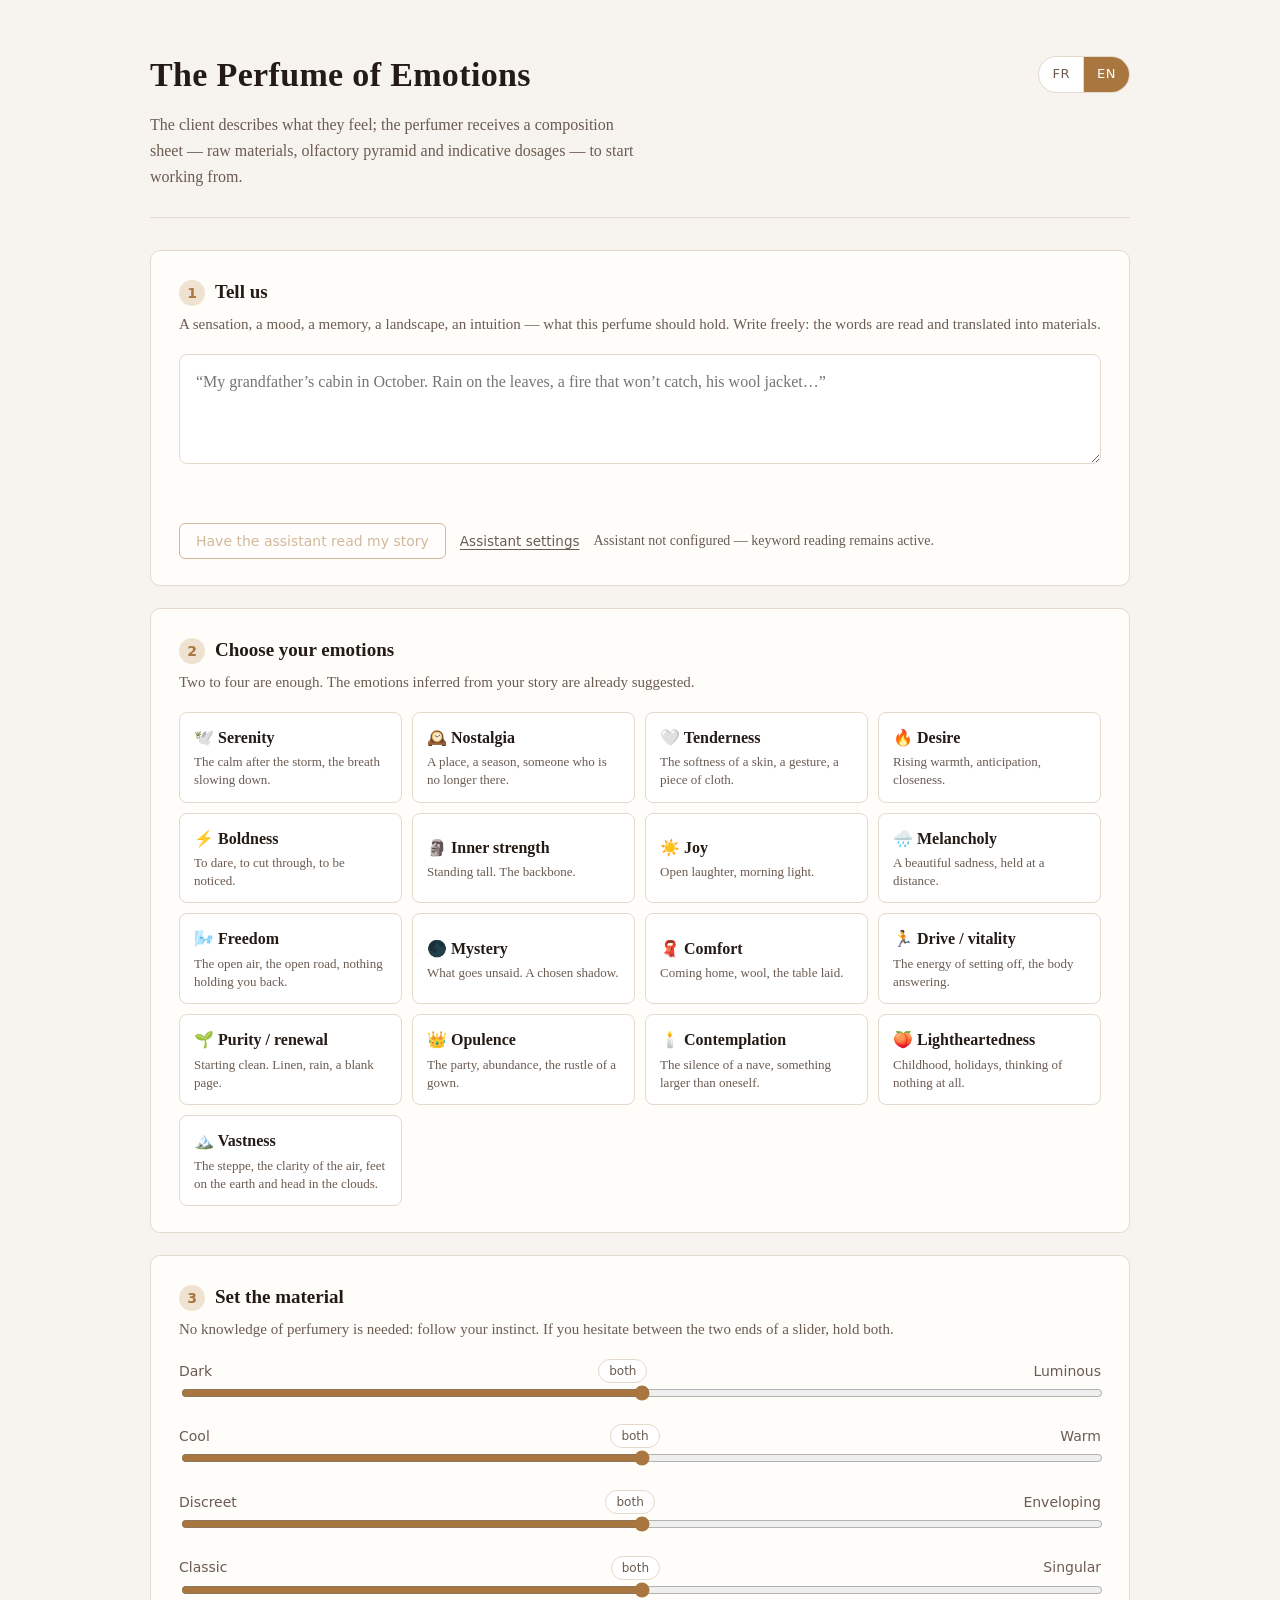
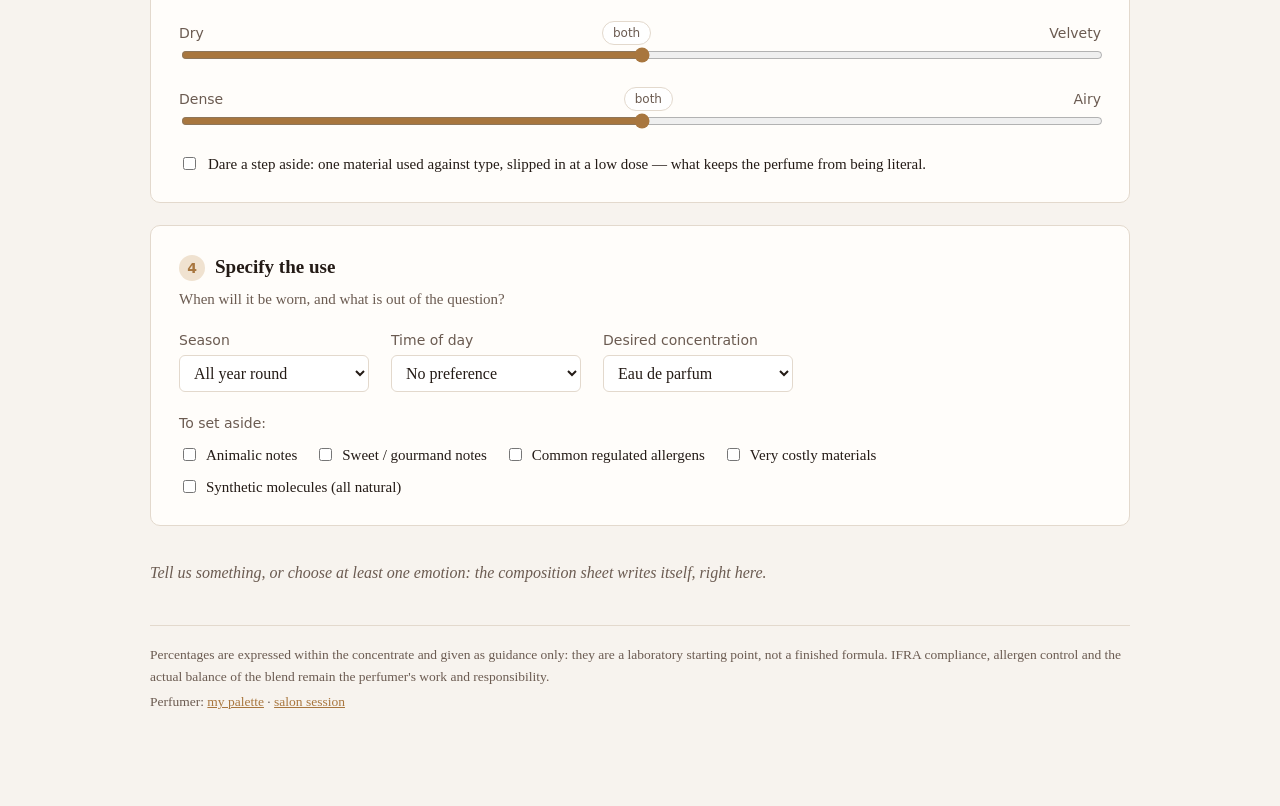
<file: index.html>
<!DOCTYPE html>
<html lang="fr">
<head>
<meta charset="UTF-8">
<meta name="viewport" content="width=device-width, initial-scale=1">
<title data-t="index_titre">Le Parfum des émotions — de l'émotion à la formule</title>
<link rel="stylesheet" href="./style.css">
<script src="./langue.js"></script>
</head>
<body>
<div class="page">

  <header class="chapeau">
    <div class="chapeau-haut">
      <h1 data-t="titre">Le Parfum des émotions</h1>
      <div class="langues" role="group" data-t-title="langue_groupe" title="Langue / Language">
        <button type="button" data-langue="fr" lang="fr">FR</button>
        <button type="button" data-langue="en" lang="en">EN</button>
      </div>
    </div>
    <p data-t="chapeau">Le client raconte ce qu'il ressent ; le parfumeur reçoit une fiche de composition —
       matières premières, pyramide olfactive et dosages indicatifs — pour commencer à travailler.</p>
  </header>

  <!-- 1. Récit -->
  <section class="etape">
    <h2><span class="numero">1</span><span data-t="e1_titre">Racontez</span></h2>
    <p class="aide" data-t="e1_aide">Une sensation, une humeur, un souvenir, un paysage, une intuition — ce que ce
       parfum devrait contenir. Écrivez librement : les mots sont lus et traduits en matières.</p>
    <textarea id="recit" data-t-placeholder="recit_placeholder" placeholder="« Le chalet de mon grand-père en octobre. La pluie sur les feuilles, le feu qui prend mal, sa veste de laine… »"></textarea>
    <div class="detections" id="detections"></div>

    <div class="assistant">
      <button type="button" class="action" id="lire-ia" data-t="lire_ia">Faire lire mon récit par l'assistant</button>
      <button type="button" class="lien-discret" id="reglages-ia" data-t="reglages_ia">Réglages de l'assistant</button>
      <div id="etat-ia" class="etat-ia"></div>
    </div>
    <div id="proposition-ia"></div>
  </section>

  <!-- 2. Émotions -->
  <section class="etape">
    <h2><span class="numero">2</span><span data-t="e2_titre">Choisissez vos émotions</span></h2>
    <p class="aide" data-t="e2_aide">Deux à quatre suffisent. Les émotions déduites de votre récit sont déjà suggérées.</p>
    <div class="grille-emotions" id="emotions"></div>
  </section>

  <!-- 3. Curseurs -->
  <section class="etape">
    <h2><span class="numero">3</span><span data-t="e3_titre">Réglez la matière</span></h2>
    <p class="aide" data-t="e3_aide">Aucune connaissance en parfumerie n'est nécessaire : suivez votre instinct.
       Si vous hésitez entre les deux bouts d'un curseur, tenez les deux.</p>
    <div id="curseurs"></div>
    <label class="option"><input type="checkbox" id="contrepied">
      <span data-t="contrepied">Oser un pas de côté : une matière à contre-emploi, glissée à faible dose — ce qui
      empêche le parfum d'être littéral.</span></label>
  </section>

  <!-- 4. Contexte -->
  <section class="etape">
    <h2><span class="numero">4</span><span data-t="e4_titre">Précisez l'usage</span></h2>
    <p class="aide" data-t="e4_aide">Quand le portera-t-on, et qu'est-ce qui est hors de question ?</p>
    <div class="contexte">
      <div>
        <label for="saison" data-t="saison">Saison</label>
        <select id="saison">
          <option value="toutes" data-t="saison_toutes">Toute l'année</option>
          <option value="printemps" data-t="saison_printemps">Printemps</option>
          <option value="ete" data-t="saison_ete">Été</option>
          <option value="automne" data-t="saison_automne">Automne</option>
          <option value="hiver" data-t="saison_hiver">Hiver</option>
        </select>
      </div>
      <div>
        <label for="moment" data-t="moment">Moment</label>
        <select id="moment">
          <option value="indifferent" data-t="moment_indifferent">Indifférent</option>
          <option value="jour" data-t="moment_jour">Le jour</option>
          <option value="soir" data-t="moment_soir">Le soir</option>
        </select>
      </div>
      <div>
        <label for="concentration" data-t="concentration">Concentration souhaitée</label>
        <select id="concentration">
          <option value="edt" data-t="conc_edt">Eau de toilette</option>
          <option value="edp" selected data-t="conc_edp">Eau de parfum</option>
          <option value="extrait" data-t="conc_extrait">Extrait</option>
        </select>
      </div>
    </div>
    <div class="exclusions" id="exclusions"><span class="intro" data-t="exclusions_intro">À écarter :</span></div>
  </section>

  <!-- Résultat -->
  <div class="fiche" id="fiche"></div>

  <p class="pied" data-t="pied">
    Les pourcentages sont exprimés dans le concentré et donnés à titre indicatif : ils constituent un
    point de départ de laboratoire, non une formule finie. La conformité IFRA, le contrôle des
    allergènes et l'équilibre réel du mélange restent le travail et la responsabilité du parfumeur.
  </p>

  <p class="pied" style="border:none;padding-top:0;margin-top:-10px">
    <span data-t="pied_parfumeur">Parfumeur :</span>
    <a href="./palette.html" style="color:var(--or)" data-t="pied_palette">ma palette</a> ·
    <a href="./salon.html" style="color:var(--or)" data-t="pied_salon">séance en salon</a>
  </p>

</div>

<script>
  /* La langue choisie décide des fichiers chargés : ceux de la racine (français)
     ou ceux de en/ (anglais). « true » marque les fichiers communs aux deux. */
  Langue.brancherBoutons();
  Langue.charger([
    ['textes.js', false], ['donnees.js', false], ['stock.js', true], ['moteur.js', false],
    ['palette-locale.js', true], ['fiche.js', false], ['ia.js', false], ['app.js', false]
  ]);
</script>
</body>
</html>
</file>
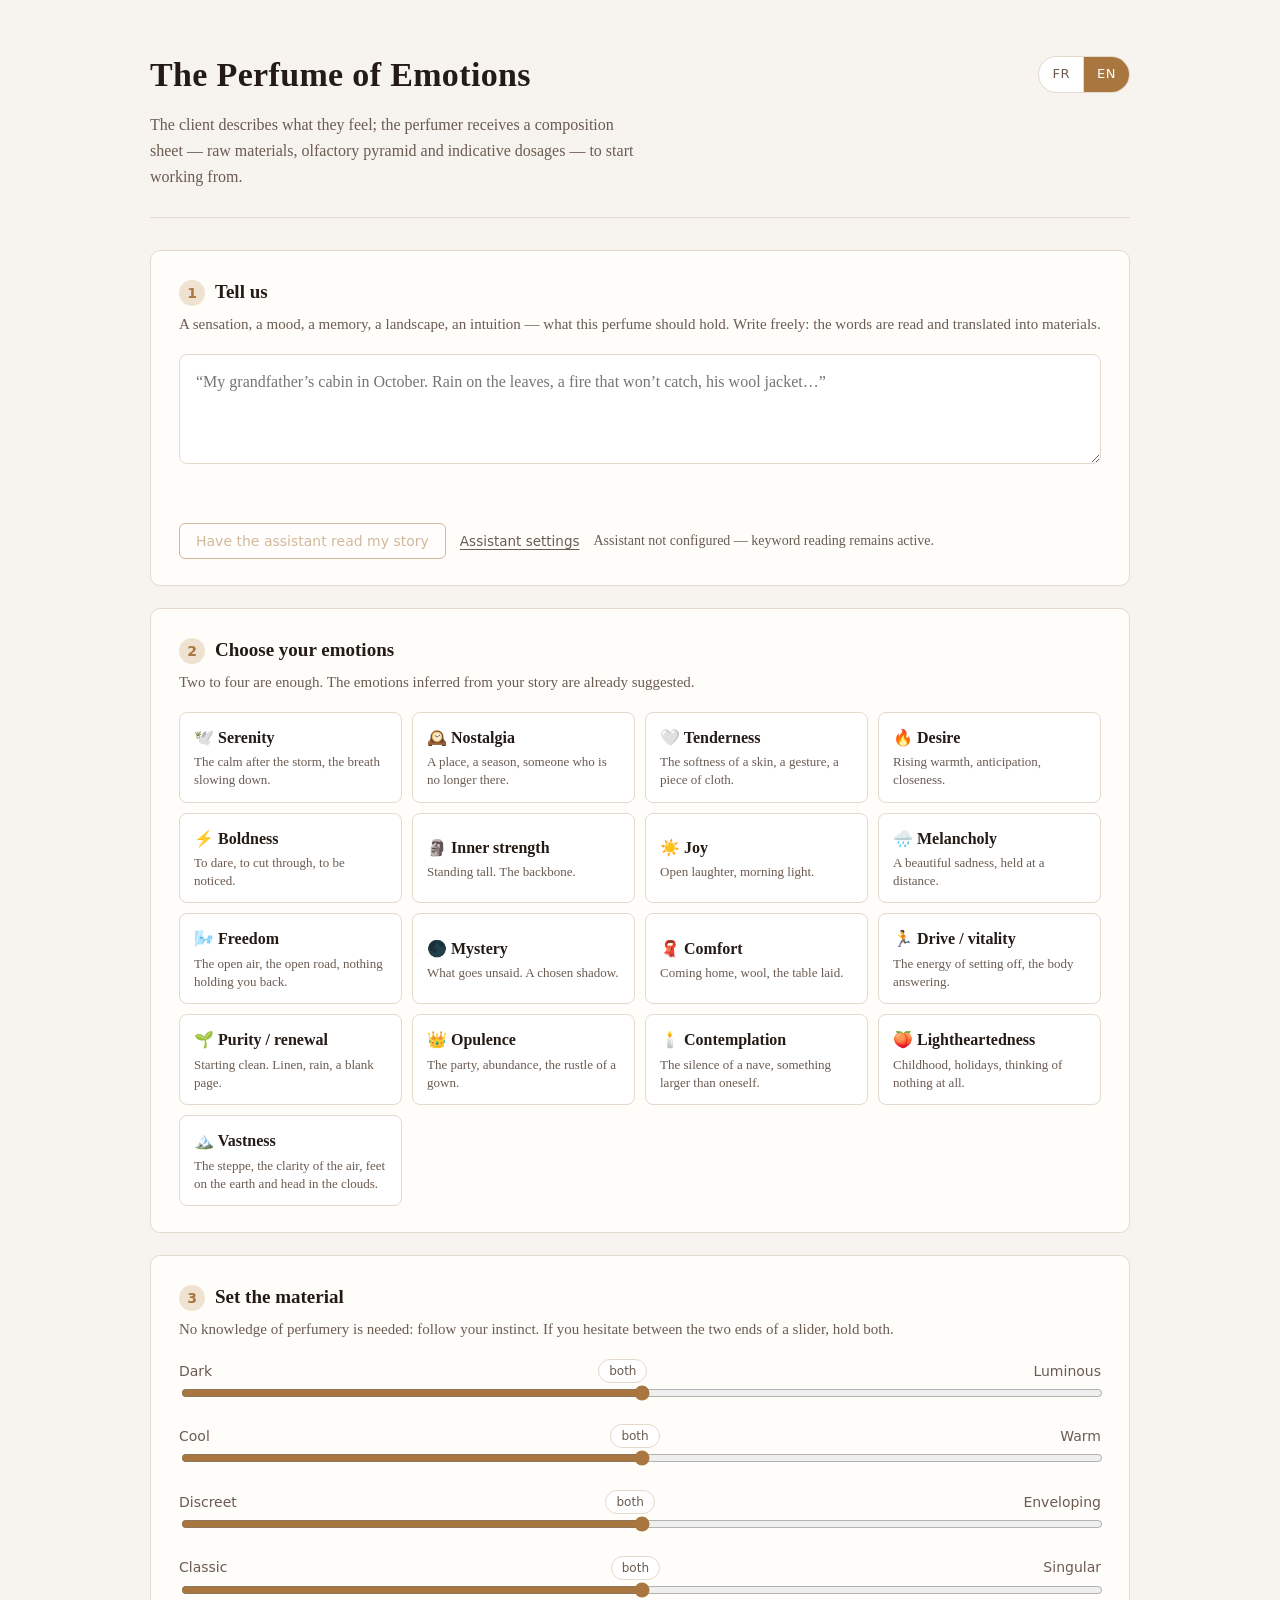
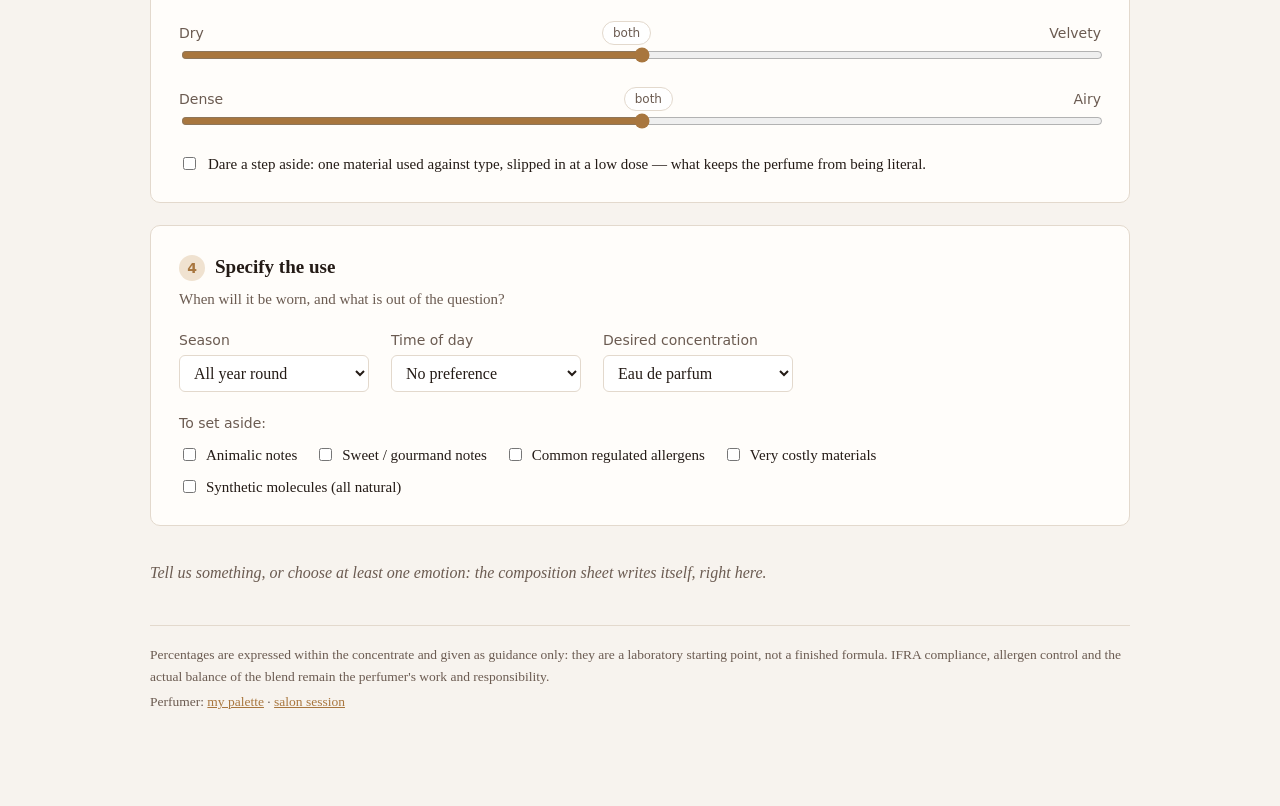
<file: en/index.html>
<!DOCTYPE html>
<html lang="en">
<head>
<meta charset="UTF-8">
<meta name="viewport" content="width=device-width, initial-scale=1">
<title>The Perfume of Emotions</title>
<!-- The English edition now lives at the main address, chosen with the FR | EN button.
     This page only forwards old links there, keeping the shared sheet (#d=…) if any. -->
<meta http-equiv="refresh" content="0; url=../index.html?lang=en">
<script>location.replace('../index.html?lang=en' + location.hash);</script>
</head>
<body style="font-family:Georgia,serif;padding:40px">
<p>The English edition now lives at the main address:
   <a href="../index.html?lang=en">open it</a>.</p>
</body>
</html>
</file>
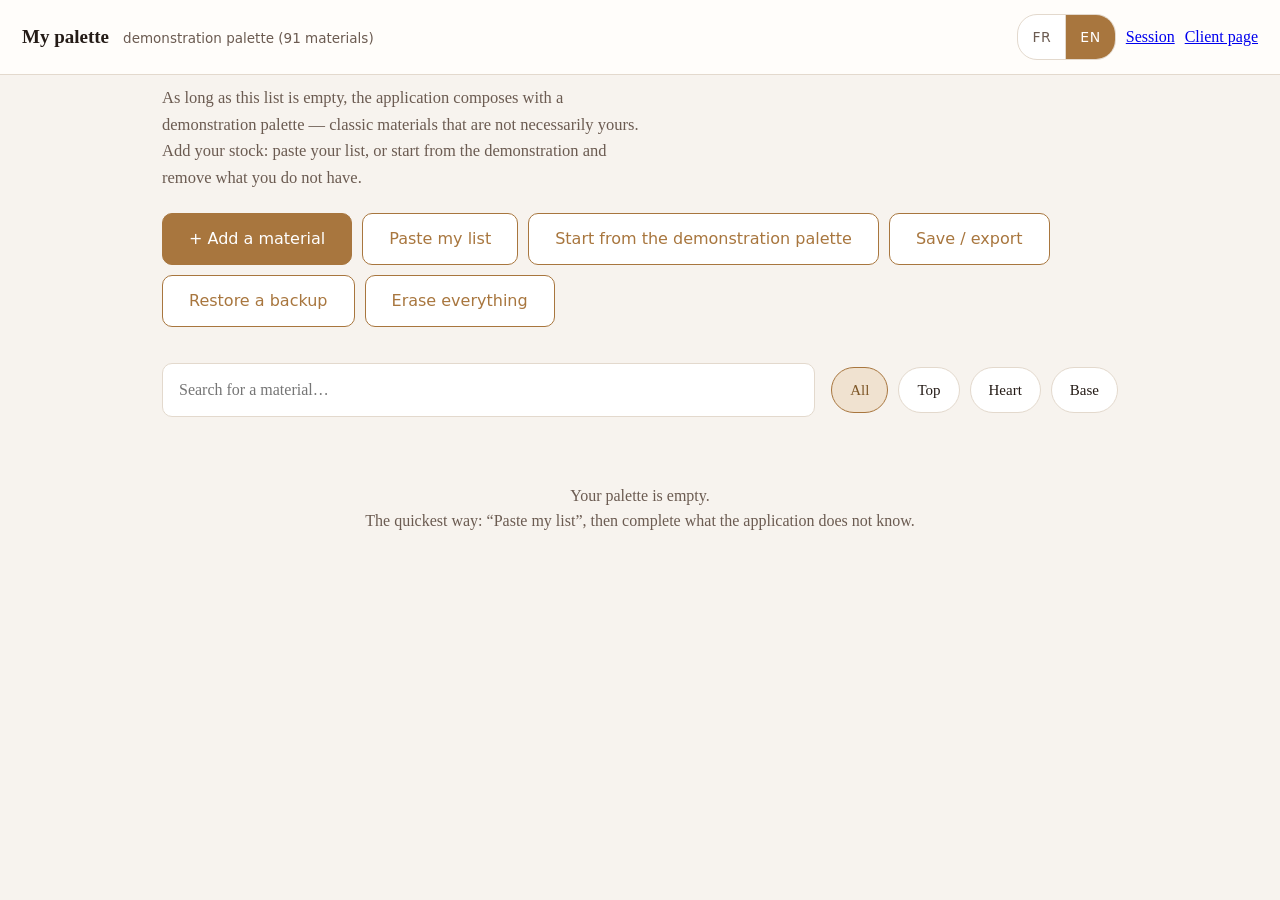
<file: palette.html>
<!DOCTYPE html>
<html lang="fr">
<head>
<meta charset="UTF-8">
<meta name="viewport" content="width=device-width, initial-scale=1, viewport-fit=cover">
<title data-t="palette_titre">Ma palette — Le Parfum des émotions</title>
<link rel="stylesheet" href="./style.css">
<link rel="stylesheet" href="./salon.css">
<link rel="stylesheet" href="./palette.css">
<script src="./langue.js"></script>
</head>
<body class="salon palette">

<header class="barre-salon">
  <div class="client">
    <strong style="font-size:19px" data-t="ma_palette">Ma palette</strong>
    <span id="resume-palette"></span>
  </div>
  <div class="actions">
    <div class="langues" role="group" data-t-title="langue_groupe" title="Langue / Language">
      <button type="button" data-langue="fr" lang="fr">FR</button>
      <button type="button" data-langue="en" lang="en">EN</button>
    </div>
    <a class="tactile discret" href="./salon.html" data-t="palette_seance">Séance</a>
    <a class="tactile discret" href="./index.html" data-t="palette_client">Page client</a>
  </div>
</header>

<main>
  <p class="consigne" id="explication"></p>

  <div class="bandeau-outils" id="commandes">
    <button type="button" class="tactile pleine" id="ajouter" data-t="ajouter">+ Ajouter une matière</button>
    <button type="button" class="tactile" id="depuis-liste" data-t="depuis_liste">Coller ma liste</button>
    <button type="button" class="tactile" id="partir-demo" data-t="partir_demo">Partir de la palette de démonstration</button>
    <button type="button" class="tactile" id="exporter" data-t="exporter">Sauvegarder / exporter</button>
    <button type="button" class="tactile" id="importer" data-t="importer">Restaurer une sauvegarde</button>
    <button type="button" class="tactile" id="vider" data-t="vider">Tout effacer</button>
  </div>

  <div id="bilan"></div>

  <div class="filtres" id="filtres">
    <input type="search" id="recherche" placeholder="Chercher une matière…" data-t-placeholder="recherche" autocomplete="off">
    <div class="chips" id="filtre-role"></div>
  </div>

  <div id="liste"></div>
</main>

<div class="voile masque" id="voile"><div class="panneau" id="panneau"></div></div>

<script>
  Langue.brancherBoutons();
  Langue.charger([
    ['textes.js', false], ['donnees.js', false], ['stock.js', true], ['moteur.js', false],
    ['palette-locale.js', true], ['palette-outils.js', false], ['palette.js', false]
  ]);
</script>
</body>
</html>
</file>
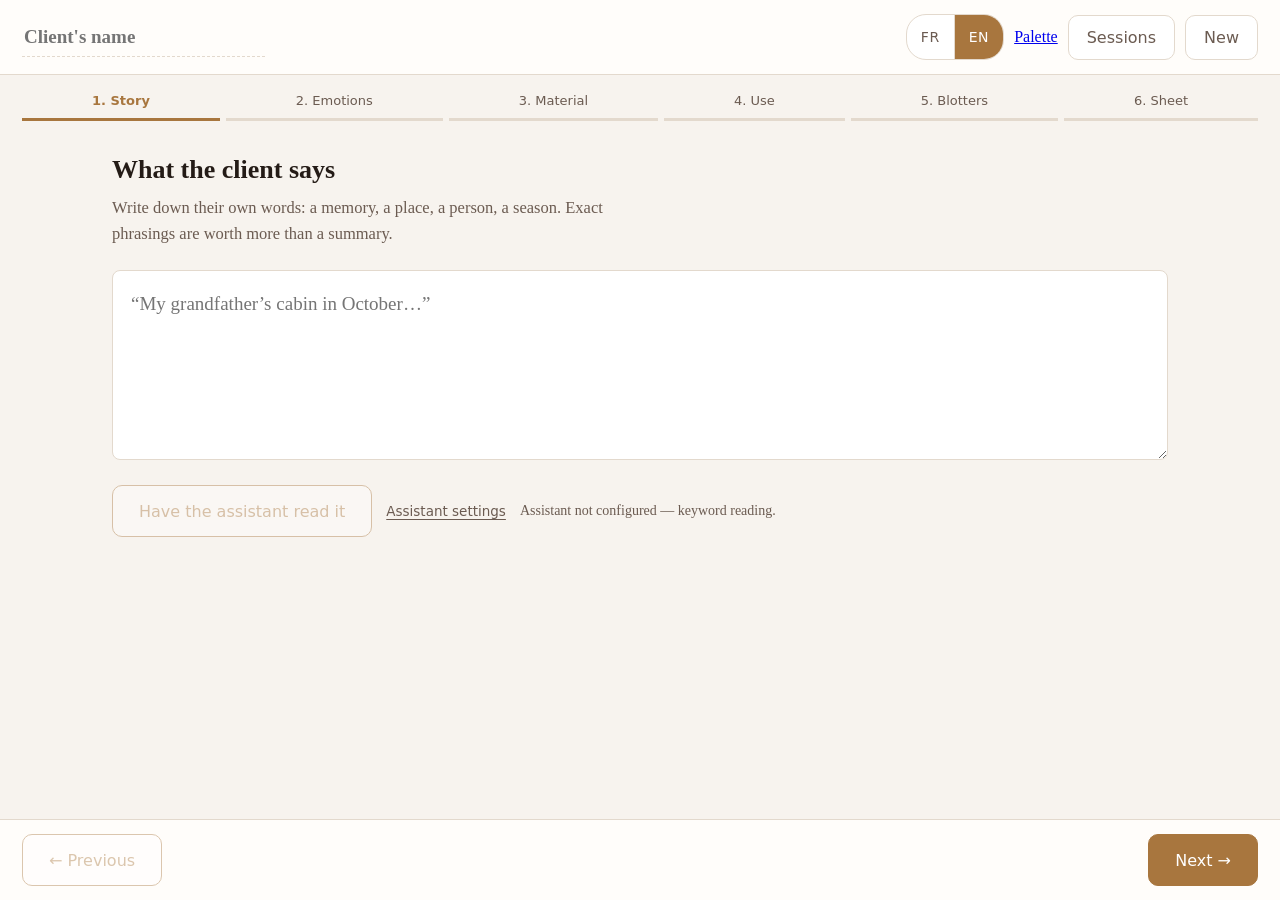
<file: salon.html>
<!DOCTYPE html>
<html lang="fr">
<head>
<meta charset="UTF-8">
<meta name="viewport" content="width=device-width, initial-scale=1, viewport-fit=cover">
<meta name="apple-mobile-web-app-capable" content="yes">
<meta name="theme-color" content="#f7f3ee">
<title data-t="salon_titre">Le Parfum des émotions — séance en salon</title>
<link rel="stylesheet" href="./style.css">
<link rel="stylesheet" href="./salon.css">
<script src="./langue.js"></script>
</head>
<body class="salon">

<header class="barre-salon">
  <div class="client">
    <input id="nom-client" type="text" placeholder="Nom du client" data-t-placeholder="nom_client" autocomplete="off">
    <span id="horodatage"></span>
  </div>
  <div class="actions">
    <div class="langues" role="group" data-t-title="langue_groupe" title="Langue / Language">
      <button type="button" data-langue="fr" lang="fr">FR</button>
      <button type="button" data-langue="en" lang="en">EN</button>
    </div>
    <a class="tactile discret" href="./palette.html" data-t="salon_palette">Palette</a>
    <button type="button" class="tactile discret" id="seances" data-t="salon_seances">Séances</button>
    <button type="button" class="tactile discret" id="nouvelle" data-t="salon_nouvelle">Nouvelle</button>
  </div>
</header>

<nav class="jalons" id="jalons"></nav>

<main id="scene"></main>

<footer class="pied-nav">
  <button type="button" class="tactile" id="precedent" data-t="salon_precedent">← Précédent</button>
  <span class="indication" id="indication"></span>
  <button type="button" class="tactile pleine" id="suivant" data-t="salon_suivant">Suivant →</button>
</footer>

<div class="voile masque" id="voile"><div class="panneau" id="panneau"></div></div>

<script>
  Langue.brancherBoutons();
  Langue.charger([
    ['textes.js', false], ['donnees.js', false], ['stock.js', true], ['moteur.js', false],
    ['palette-locale.js', true], ['fiche.js', false], ['ia.js', false], ['salon.js', false]
  ]);
</script>
</body>
</html>
</file>
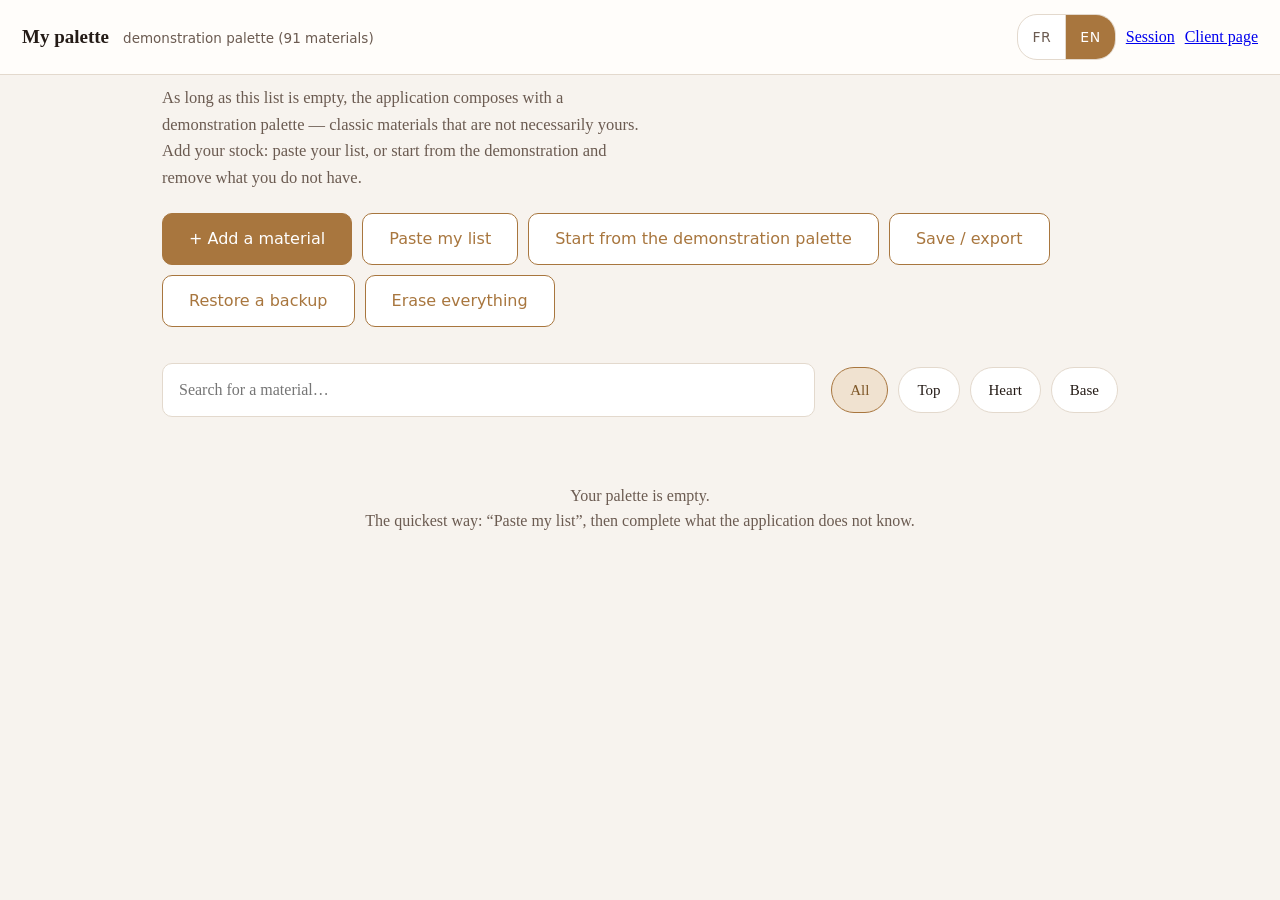
<file: en/palette.html>
<!DOCTYPE html>
<html lang="en">
<head>
<meta charset="UTF-8">
<meta name="viewport" content="width=device-width, initial-scale=1">
<title>My palette — The Perfume of Emotions</title>
<!-- The English edition now lives at the main address, chosen with the FR | EN button.
     This page only forwards old links there, keeping the shared sheet (#d=…) if any. -->
<meta http-equiv="refresh" content="0; url=../palette.html?lang=en">
<script>location.replace('../palette.html?lang=en' + location.hash);</script>
</head>
<body style="font-family:Georgia,serif;padding:40px">
<p>The English edition now lives at the main address:
   <a href="../palette.html?lang=en">open it</a>.</p>
</body>
</html>
</file>
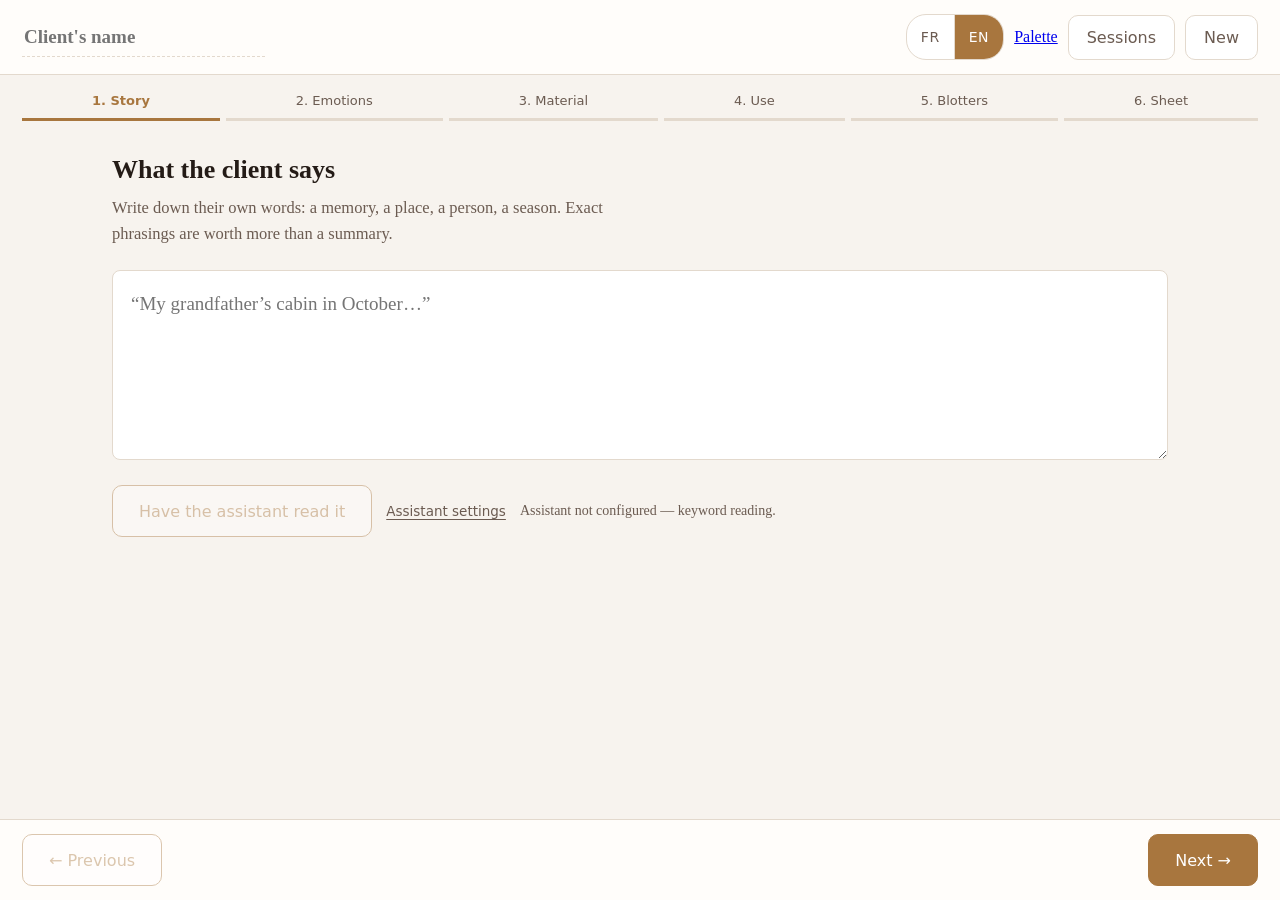
<file: en/salon.html>
<!DOCTYPE html>
<html lang="en">
<head>
<meta charset="UTF-8">
<meta name="viewport" content="width=device-width, initial-scale=1">
<title>The Perfume of Emotions — salon session</title>
<!-- The English edition now lives at the main address, chosen with the FR | EN button.
     This page only forwards old links there, keeping the shared sheet (#d=…) if any. -->
<meta http-equiv="refresh" content="0; url=../salon.html?lang=en">
<script>location.replace('../salon.html?lang=en' + location.hash);</script>
</head>
<body style="font-family:Georgia,serif;padding:40px">
<p>The English edition now lives at the main address:
   <a href="../salon.html?lang=en">open it</a>.</p>
</body>
</html>
</file>
<file: style.css>
:root {
  --encre: #241b16;
  --encre-doux: #6b5b51;
  --papier: #f7f3ee;
  --carte: #fffdfa;
  --ligne: #e3d9cd;
  --or: #a8763e;
  --or-clair: #f0e2d0;
  --tete: #b9873f;
  --coeur: #9c5a63;
  --fond: #5f6b4e;
}

* { box-sizing: border-box; }

body {
  margin: 0;
  padding: 0 20px 80px;
  background: var(--papier);
  color: var(--encre);
  font-family: "Iowan Old Style", Palatino, "Palatino Linotype", Georgia, serif;
  line-height: 1.6;
}

.page { max-width: 980px; margin: 0 auto; }

header.chapeau {
  padding: 48px 0 28px;
  border-bottom: 1px solid var(--ligne);
  margin-bottom: 32px;
}
header.chapeau h1 {
  margin: 0;
  font-size: 34px;
  font-weight: 600;
  letter-spacing: .01em;
}
header.chapeau p { margin: 10px 0 0; color: var(--encre-doux); max-width: 62ch; }

.etape {
  background: var(--carte);
  border: 1px solid var(--ligne);
  border-radius: 10px;
  padding: 26px 28px;
  margin-bottom: 22px;
}
.etape > h2 {
  margin: 0 0 4px;
  font-size: 19px;
  font-weight: 600;
}
.etape > h2 .numero {
  display: inline-block;
  width: 26px; height: 26px;
  line-height: 26px;
  text-align: center;
  border-radius: 50%;
  background: var(--or-clair);
  color: var(--or);
  font-size: 14px;
  margin-right: 10px;
  font-family: system-ui, sans-serif;
}
.etape > .aide { margin: 0 0 18px; color: var(--encre-doux); font-size: 15px; }

textarea {
  width: 100%;
  min-height: 110px;
  padding: 14px 16px;
  border: 1px solid var(--ligne);
  border-radius: 8px;
  background: #fff;
  font: inherit;
  color: inherit;
  resize: vertical;
}
textarea:focus, select:focus, button:focus-visible { outline: 2px solid var(--or); outline-offset: 1px; }

.detections { margin-top: 12px; font-size: 14px; color: var(--encre-doux); min-height: 24px; }
.detections .jeton {
  display: inline-block;
  background: var(--or-clair);
  color: #7d5626;
  border-radius: 20px;
  padding: 2px 12px;
  margin: 0 6px 6px 0;
  font-family: system-ui, sans-serif;
  font-size: 13px;
}

.grille-emotions {
  display: grid;
  grid-template-columns: repeat(auto-fill, minmax(178px, 1fr));
  gap: 10px;
}
.emotion {
  border: 1px solid var(--ligne);
  border-radius: 8px;
  background: #fff;
  padding: 12px 14px;
  cursor: pointer;
  text-align: left;
  font: inherit;
  color: inherit;
  transition: border-color .15s, background .15s, transform .1s;
}
.emotion:hover { border-color: var(--or); transform: translateY(-1px); }
.emotion[aria-pressed="true"] { background: var(--or-clair); border-color: var(--or); }
.emotion .titre { display: block; font-weight: 600; }
.emotion .phrase { display: block; font-size: 13px; color: var(--encre-doux); line-height: 1.4; margin-top: 3px; }

.curseur { margin-bottom: 16px; }
.curseur .legende {
  display: flex; justify-content: space-between;
  font-size: 14px; color: var(--encre-doux);
  font-family: system-ui, sans-serif;
}
.curseur .legende .actif { color: var(--or); font-weight: 600; }
input[type="range"] { width: 100%; accent-color: var(--or); }

.contexte { display: flex; flex-wrap: wrap; gap: 22px; }
.contexte label { font-size: 14px; color: var(--encre-doux); font-family: system-ui, sans-serif; display: block; margin-bottom: 4px; }
select {
  padding: 8px 10px; border: 1px solid var(--ligne); border-radius: 6px;
  background: #fff; font: inherit; color: inherit; min-width: 190px;
}
.exclusions { margin-top: 20px; display: flex; flex-wrap: wrap; gap: 8px 18px; }
.exclusions span.intro { width: 100%; font-size: 14px; color: var(--encre-doux); font-family: system-ui, sans-serif; }
.exclusions label { display: flex; align-items: center; gap: 7px; margin: 0; color: var(--encre); font-size: 15px; font-family: inherit; }

/* --- assistant --- */

.assistant { margin-top: 16px; display: flex; align-items: center; gap: 14px; flex-wrap: wrap; }
button.action:disabled { opacity: .5; cursor: not-allowed; }
.lien-discret {
  background: none; border: none; padding: 0; cursor: pointer;
  font-family: system-ui, sans-serif; font-size: 13.5px; color: var(--encre-doux);
  text-decoration: underline; text-underline-offset: 3px;
}
.lien-discret:hover { color: var(--or); }
.etat-ia { font-size: 14px; }
.etat-ia.discret { color: var(--encre-doux); }
.etat-ia.alerte { color: #9a4b2f; }

.proposition {
  margin-top: 18px; padding: 18px 20px;
  background: #fdf9f3; border: 1px solid var(--or-clair); border-radius: 8px;
}
.proposition h4 { margin: 0 0 8px; font-size: 15px; }
.proposition .resume { margin: 0 0 12px; font-size: 17px; line-height: 1.6; }
.proposition .detail { margin: 0 0 6px; font-size: 14.5px; color: var(--encre-doux); }
.proposition .indices { font-style: italic; }
.proposition input, .proposition select {
  padding: 8px 10px; border: 1px solid var(--ligne); border-radius: 6px;
  background: #fff; font: inherit; color: inherit;
}

/* --- résultat --- */

.fiche { margin-top: 34px; }
.fiche h2.titre-fiche { font-size: 25px; margin: 0 0 6px; }
.intention {
  font-size: 18px; line-height: 1.7; color: var(--encre);
  border-left: 3px solid var(--or); padding-left: 18px; margin: 18px 0 28px;
}

.bandeau-outils { display: flex; flex-wrap: wrap; gap: 10px; margin-bottom: 26px; }
button.action {
  font-family: system-ui, sans-serif; font-size: 14px;
  padding: 9px 16px; border-radius: 6px; cursor: pointer;
  border: 1px solid var(--or); background: #fff; color: var(--or);
}
button.action:hover { background: var(--or-clair); }
button.action.pleine { background: var(--or); color: #fff; }
button.action.pleine:hover { background: #8f6231; }

.etage { margin-bottom: 26px; }
.etage h3 {
  font-size: 13px; letter-spacing: .12em; text-transform: uppercase;
  font-family: system-ui, sans-serif; margin: 0 0 10px;
  display: flex; align-items: baseline; gap: 10px;
}
.etage h3 .part { color: var(--encre-doux); letter-spacing: 0; text-transform: none; font-size: 13px; }
.etage.tete h3 { color: var(--tete); }
.etage.coeur h3 { color: var(--coeur); }
.etage.fond h3 { color: var(--fond); }

table.formule { width: 100%; border-collapse: collapse; font-size: 15px; }
table.formule th {
  text-align: left; font-family: system-ui, sans-serif; font-size: 12px;
  text-transform: uppercase; letter-spacing: .06em; color: var(--encre-doux);
  border-bottom: 1px solid var(--ligne); padding: 0 8px 6px 0; font-weight: 500;
}
table.formule td { padding: 9px 8px 9px 0; border-bottom: 1px solid #f0e9e0; vertical-align: top; }
table.formule td.nom { font-weight: 600; width: 32%; }
table.formule td.nom small { display: block; font-weight: 400; font-style: italic; color: var(--encre-doux); font-size: 13px; }
table.formule td.note { color: var(--encre-doux); font-size: 14px; }
table.formule td.chiffre { text-align: right; font-variant-numeric: tabular-nums; white-space: nowrap; font-family: system-ui, sans-serif; }
.etiquette-nature {
  font-family: system-ui, sans-serif; font-size: 11px; padding: 1px 7px;
  border-radius: 10px; border: 1px solid var(--ligne); color: var(--encre-doux); margin-left: 6px;
}

.barres { margin: 0; }
.barre { display: grid; grid-template-columns: 170px 1fr 52px; align-items: center; gap: 12px; margin-bottom: 7px; font-size: 14px; }
.barre .piste { display: block; background: #efe7dd; border-radius: 4px; height: 9px; overflow: hidden; }
.barre .remplissage { display: block; background: var(--or); height: 100%; border-radius: 4px; min-width: 2px; }
.barre .valeur { text-align: right; color: var(--encre-doux); font-family: system-ui, sans-serif; font-size: 13px; font-variant-numeric: tabular-nums; }

.deux-colonnes { display: grid; grid-template-columns: 1fr 1fr; gap: 30px; }
@media (max-width: 720px) { .deux-colonnes { grid-template-columns: 1fr; } }

.avertissement {
  background: #fdf6e9; border: 1px solid #ecd9b4; border-radius: 8px;
  padding: 16px 18px; font-size: 14.5px; margin-top: 10px;
}
.avertissement h4 { margin: 0 0 8px; font-size: 15px; }
.avertissement ul { margin: 0; padding-left: 20px; }

.pied { color: var(--encre-doux); font-size: 13.5px; margin-top: 40px; border-top: 1px solid var(--ligne); padding-top: 18px; }

.masque { display: none !important; }

/* --- impression : la fiche seule --- */
@media print {
  body { background: #fff; padding: 0; }
  .etape, .bandeau-outils, header.chapeau p, .pied { display: none !important; }
  header.chapeau { padding: 0 0 12px; margin-bottom: 18px; }
  .fiche { margin-top: 0; }
  .etage, table.formule { break-inside: avoid; }
}

/* --- choix de la langue (bouton FR | EN, une seule adresse) --- */

.chapeau-haut { display: flex; justify-content: space-between; align-items: flex-start; gap: 16px; flex-wrap: wrap; }
.langues {
  display: inline-flex; flex-shrink: 0; margin-top: 8px;
  border: 1px solid var(--ligne); border-radius: 20px; overflow: hidden; background: #fff;
  font-family: system-ui, sans-serif;
}
.langues button {
  border: none; background: transparent; color: var(--encre-doux);
  font: inherit; font-size: 13px; letter-spacing: .04em;
  padding: 7px 13px; min-height: 32px; cursor: pointer;
}
.langues button + button { border-left: 1px solid var(--ligne); }
.langues button:hover:not([aria-pressed="true"]) { background: var(--or-clair); color: #7d5626; }
.langues button[aria-pressed="true"] { background: var(--or); color: #fff; cursor: default; }
.barre-salon .actions { align-items: center; }
.barre-salon .langues { margin-top: 0; }
.barre-salon .langues button { padding: 11px 14px; min-height: 44px; font-size: 14px; }

/* en anglais, la page attend ses textes traduits avant de s'afficher (voir langue.js) */
.langue-en-attente body { visibility: hidden; }

@media print { .langues { display: none !important; } }

/* --- tenir les deux bouts d'un curseur, oser un pas de côté --- */

.curseur .legende { align-items: center; gap: 10px; }
button.tension {
  border: 1px solid var(--ligne); background: #fff; color: var(--encre-doux); border-radius: 14px;
  font-family: system-ui, sans-serif; font-size: 12px; padding: 2px 10px; cursor: pointer; line-height: 1.5;
}
button.tension:hover { border-color: var(--or); color: var(--or); }
button.tension[aria-pressed="true"] { background: var(--or); border-color: var(--or); color: #fff; }
.curseur.tendu input[type="range"] { opacity: .35; }
.salon button.tension { font-size: 14px; padding: 6px 14px; min-height: 36px; }
label.option { display: flex; align-items: flex-start; gap: 9px; margin-top: 8px; font-size: 15px; }
label.option input { margin-top: 5px; flex-shrink: 0; }
.avertissement.dialogue { background: #f4f2f8; border-color: #d9d3e6; }
</file>
<file: salon.css>
/* Vue salon : tablette, en rendez-vous. Grandes cibles tactiles, une étape à l'écran. */

body.salon {
  padding: 0;
  min-height: 100vh;
  display: flex;
  flex-direction: column;
  -webkit-text-size-adjust: 100%;
}

/* --- barre du haut --- */

.barre-salon {
  display: flex; align-items: center; justify-content: space-between; gap: 16px;
  padding: 14px 22px calc(14px + env(safe-area-inset-top)) 22px;
  border-bottom: 1px solid var(--ligne); background: var(--carte);
  position: sticky; top: 0; z-index: 5;
}
.barre-salon .client { display: flex; align-items: baseline; gap: 14px; min-width: 0; }
.barre-salon .client input {
  font: inherit; font-size: 19px; font-weight: 600;
  border: none; border-bottom: 1px dashed var(--ligne); background: transparent;
  padding: 4px 2px; color: inherit; max-width: 44vw;
}
.barre-salon .client input:focus { outline: none; border-bottom-color: var(--or); }
.barre-salon .client span { font-size: 13.5px; color: var(--encre-doux); font-family: system-ui, sans-serif; white-space: nowrap; }
.barre-salon .actions { display: flex; gap: 10px; flex-shrink: 0; }

/* --- jalons --- */

.jalons { display: flex; gap: 6px; padding: 12px 22px; overflow-x: auto; }
.jalons button {
  flex: 1 0 auto; min-width: 92px;
  border: none; background: transparent; cursor: pointer;
  font-family: system-ui, sans-serif; font-size: 13px; color: var(--encre-doux);
  padding: 6px 4px 10px; border-bottom: 3px solid var(--ligne);
}
.jalons button[aria-current="true"] { color: var(--or); border-bottom-color: var(--or); font-weight: 600; }
.jalons button.fait { color: var(--encre); border-bottom-color: #cdbfa8; }

/* --- scène --- */

main {
  flex: 1;
  padding: 10px 22px 30px;
  max-width: 1100px; width: 100%; margin: 0 auto;
}
main h2 { font-size: 26px; margin: 6px 0 4px; }
main .consigne { color: var(--encre-doux); margin: 0 0 22px; font-size: 16.5px; max-width: 60ch; }

textarea.grand { min-height: 190px; font-size: 19px; line-height: 1.6; padding: 18px; }

/* cartes d'émotion, taille doigt */
.cartes { display: grid; grid-template-columns: repeat(auto-fill, minmax(210px, 1fr)); gap: 12px; }
.carte {
  border: 1px solid var(--ligne); border-radius: 12px; background: #fff;
  padding: 18px 18px 16px; text-align: left; font: inherit; color: inherit;
  cursor: pointer; min-height: 104px; transition: background .15s, border-color .15s;
}
.carte[aria-pressed="true"] { background: var(--or-clair); border-color: var(--or); }
.carte .titre { display: block; font-size: 18px; font-weight: 600; }
.carte .phrase { display: block; font-size: 14px; color: var(--encre-doux); margin-top: 5px; line-height: 1.45; }

/* curseurs plus larges */
.salon .curseur { margin-bottom: 30px; }
.salon .curseur .legende { font-size: 16px; }
.salon input[type="range"] { height: 42px; }

/* chips de contexte */
.groupe { margin-bottom: 26px; }
.groupe h3 { font-size: 14px; letter-spacing: .1em; text-transform: uppercase;
  font-family: system-ui, sans-serif; color: var(--encre-doux); margin: 0 0 10px; font-weight: 500; }
.chips { display: flex; flex-wrap: wrap; gap: 10px; }
.chip {
  border: 1px solid var(--ligne); background: #fff; border-radius: 30px;
  padding: 12px 22px; font: inherit; font-size: 16px; color: inherit; cursor: pointer;
}
.chip[aria-pressed="true"] { background: var(--or-clair); border-color: var(--or); color: #7d5626; }

/* --- mouillettes --- */

.mouillette {
  display: flex; align-items: center; gap: 16px;
  padding: 14px 0; border-bottom: 1px solid #f0e9e0;
}
.mouillette .numero {
  flex: 0 0 42px; height: 42px; border-radius: 50%;
  background: var(--or-clair); color: #7d5626;
  display: flex; align-items: center; justify-content: center;
  font-family: system-ui, sans-serif; font-weight: 600; font-size: 16px;
}
.mouillette .corps { flex: 1; min-width: 0; }
.mouillette .corps b { font-size: 17px; }
.mouillette .corps small { display: block; color: var(--encre-doux); font-size: 14px; margin-top: 2px; }
.mouillette .verdicts { display: flex; gap: 8px; flex-shrink: 0; }
.mouillette .verdicts button {
  border: 1px solid var(--ligne); background: #fff; border-radius: 8px;
  padding: 10px 14px; font-size: 18px; cursor: pointer; line-height: 1;
}
.mouillette .verdicts button[aria-pressed="true"] { border-color: var(--or); background: var(--or-clair); }
.mouillette.aimee .numero { background: #e5efe0; color: #4f6a41; }
.mouillette.ecartee { opacity: .45; }
.mouillette.ecartee .corps b { text-decoration: line-through; }

.rappel {
  background: #fdf6e9; border: 1px solid #ecd9b4; border-radius: 8px;
  padding: 14px 18px; font-size: 15px; margin: 18px 0;
}

/* --- pied de navigation --- */

.pied-nav {
  position: sticky; bottom: 0; z-index: 5;
  display: flex; align-items: center; justify-content: space-between; gap: 16px;
  padding: 14px 22px calc(14px + env(safe-area-inset-bottom)) 22px;
  background: var(--carte); border-top: 1px solid var(--ligne);
}
.pied-nav .indication { color: var(--encre-doux); font-size: 14.5px; text-align: center; flex: 1; }

button.tactile {
  font-family: system-ui, sans-serif; font-size: 16px;
  padding: 15px 26px; border-radius: 10px; cursor: pointer;
  border: 1px solid var(--or); background: #fff; color: var(--or);
  min-height: 52px;
}
button.tactile.pleine { background: var(--or); color: #fff; }
button.tactile.discret { border-color: var(--ligne); color: var(--encre-doux); padding: 12px 18px; min-height: 44px; }
button.tactile:disabled { opacity: .4; cursor: not-allowed; }

/* --- panneau modal (séances, réglages) --- */

.voile {
  position: fixed; inset: 0; background: rgba(36, 27, 22, .45);
  display: flex; align-items: center; justify-content: center; padding: 24px; z-index: 20;
}
.panneau {
  background: var(--carte); border-radius: 14px; padding: 26px 28px;
  max-width: 620px; width: 100%; max-height: 82vh; overflow: auto;
}
.panneau h3 { margin: 0 0 6px; font-size: 21px; }
.panneau .liste { list-style: none; padding: 0; margin: 16px 0; }
.panneau .liste li {
  display: flex; align-items: center; justify-content: space-between; gap: 12px;
  padding: 14px 0; border-bottom: 1px solid #f0e9e0;
}
.panneau .liste .quand { color: var(--encre-doux); font-size: 14px; }

@media print {
  .barre-salon, .jalons, .pied-nav, .voile { display: none !important; }
  main { padding: 0; }
}
</file>
<file: palette.css>
/* Éditeur de palette : listes longues, saisie au doigt, vérification visible. */

body.palette main { max-width: 1000px; }

.filtres {
  display: flex; align-items: center; gap: 16px; flex-wrap: wrap;
  margin: 22px 0 10px; position: sticky; top: 0; z-index: 3;
  background: var(--papier); padding: 10px 0;
}
.filtres input[type="search"] {
  flex: 1 1 240px; min-width: 200px;
  padding: 13px 16px; font: inherit; font-size: 16px;
  border: 1px solid var(--ligne); border-radius: 10px; background: #fff; color: inherit;
}
.filtres .chip { padding: 10px 18px; font-size: 15px; }

/* --- bilan --- */

.bilan {
  border: 1px solid var(--ligne); border-radius: 10px; background: var(--carte);
  padding: 18px 20px; margin: 20px 0 6px;
}
.bilan h3 { margin: 0 0 10px; font-size: 15px; }
.bilan .compteurs { display: flex; flex-wrap: wrap; gap: 10px 26px; margin-bottom: 4px; }
.bilan .compteurs span { font-size: 15px; }
.bilan .compteurs b { font-variant-numeric: tabular-nums; }
.bilan ul { margin: 10px 0 0; padding-left: 20px; font-size: 14.5px; }
.bilan li { margin-bottom: 3px; }
.bilan .erreur { color: #9a3d2f; }
.bilan .avertissement { color: #8a6a2f; }
.bilan .verdict { margin: 12px 0 0; font-size: 15px; }
.bilan.mauvais { border-color: #e3b6ab; background: #fdf3f0; }
.bilan.moyen { border-color: #ecd9b4; background: #fdf6e9; }
.bilan.bon { border-color: #c8d9bd; background: #f3f8f0; }

.essais { display: grid; grid-template-columns: repeat(auto-fill, minmax(210px, 1fr)); gap: 8px; margin-top: 12px; }
.essais div {
  border: 1px solid var(--ligne); border-radius: 8px; background: #fff;
  padding: 9px 12px; font-size: 14px;
}
.essais b { display: block; font-weight: 600; margin-bottom: 2px; }
.essais small { color: var(--encre-doux); }

/* --- liste des matières --- */

.groupe-role { margin-top: 26px; }
.groupe-role > h3 {
  font-size: 13px; letter-spacing: .12em; text-transform: uppercase;
  font-family: system-ui, sans-serif; color: var(--encre-doux); font-weight: 500;
  margin: 0 0 10px; padding-bottom: 6px; border-bottom: 1px solid var(--ligne);
}

.matiere {
  border: 1px solid var(--ligne); border-radius: 10px; background: #fff;
  margin-bottom: 8px; overflow: hidden;
}
.matiere.invalide { border-color: #e3b6ab; }
.matiere > .tete {
  display: flex; align-items: center; gap: 14px; padding: 14px 16px; cursor: pointer;
}
.matiere > .tete:hover { background: #fdfbf8; }
.matiere .nom { flex: 1; min-width: 0; }
.matiere .nom b { font-size: 16.5px; }
.matiere .nom small { display: block; color: var(--encre-doux); font-size: 13.5px; margin-top: 2px; }
.matiere .apercu {
  font-family: system-ui, sans-serif; font-size: 13px; color: var(--encre-doux);
  white-space: nowrap; flex-shrink: 0;
}
.matiere .signal { color: #9a3d2f; font-size: 18px; flex-shrink: 0; }

.matiere > .detail { padding: 4px 16px 18px; border-top: 1px solid #f0e9e0; }
.matiere.repliee > .detail { display: none; }

.champs { display: grid; grid-template-columns: repeat(auto-fit, minmax(160px, 1fr)); gap: 14px; margin: 14px 0; }
.champs label { display: block; font-size: 13px; color: var(--encre-doux);
  font-family: system-ui, sans-serif; margin-bottom: 5px; }
.champs input, .champs select, .champs textarea {
  width: 100%; padding: 11px 12px; font: inherit; font-size: 15.5px;
  border: 1px solid var(--ligne); border-radius: 8px; background: #fff; color: inherit;
}
.champs textarea { min-height: 62px; resize: vertical; }
.champ-large { grid-column: 1 / -1; }
.deux-doses { display: flex; align-items: center; gap: 8px; }
.deux-doses input { width: 100%; }
.deux-doses span { color: var(--encre-doux); font-size: 14px; }

.facettes-choix { display: flex; flex-wrap: wrap; gap: 8px; }
.facette {
  display: flex; align-items: stretch;
  border: 1px solid var(--ligne); border-radius: 20px; overflow: hidden; background: #fff;
}
.facette > button {
  border: none; background: none; font: inherit; font-size: 14.5px;
  padding: 9px 14px; cursor: pointer; color: var(--encre-doux);
}
.facette.active { border-color: var(--or); background: var(--or-clair); }
.facette.active > button:first-child { color: #7d5626; font-weight: 600; }
.facette .poids { display: none; border-left: 1px solid var(--or); }
.facette.active .poids { display: flex; }
.facette .poids button { padding: 9px 9px; font-size: 12.5px; }
.facette .poids button[aria-pressed="true"] { background: var(--or); color: #fff; }

.actions-matiere { display: flex; gap: 10px; margin-top: 16px; flex-wrap: wrap; }
.messages-matiere { margin: 10px 0 0; padding-left: 20px; font-size: 14px; color: #9a3d2f; }
.messages-matiere li.avertissement { color: #8a6a2f; }

.vide {
  text-align: center; color: var(--encre-doux); padding: 40px 20px; font-size: 16px;
}

.panneau textarea {
  width: 100%; min-height: 200px; padding: 14px; font: inherit; font-size: 15px;
  border: 1px solid var(--ligne); border-radius: 8px; resize: vertical;
}
.panneau .rapport { font-size: 14.5px; margin-top: 14px; }
</file>
